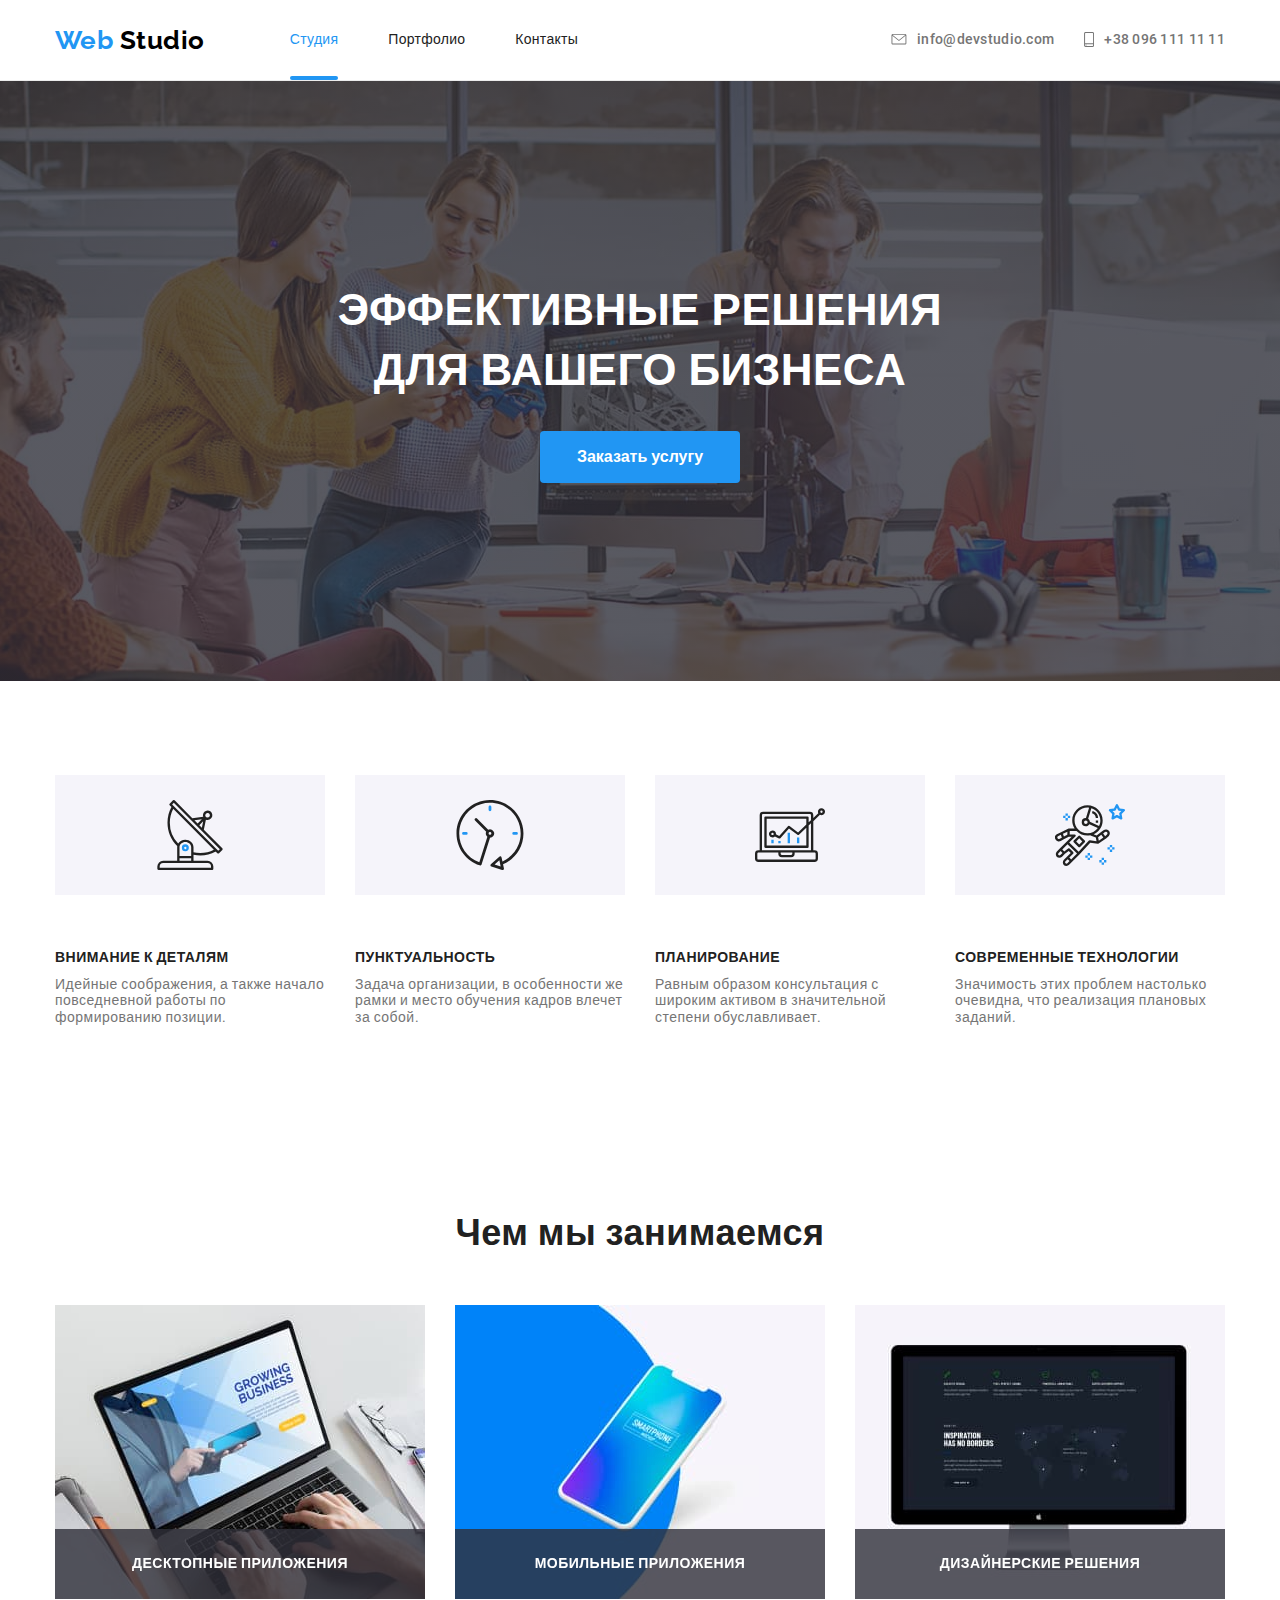
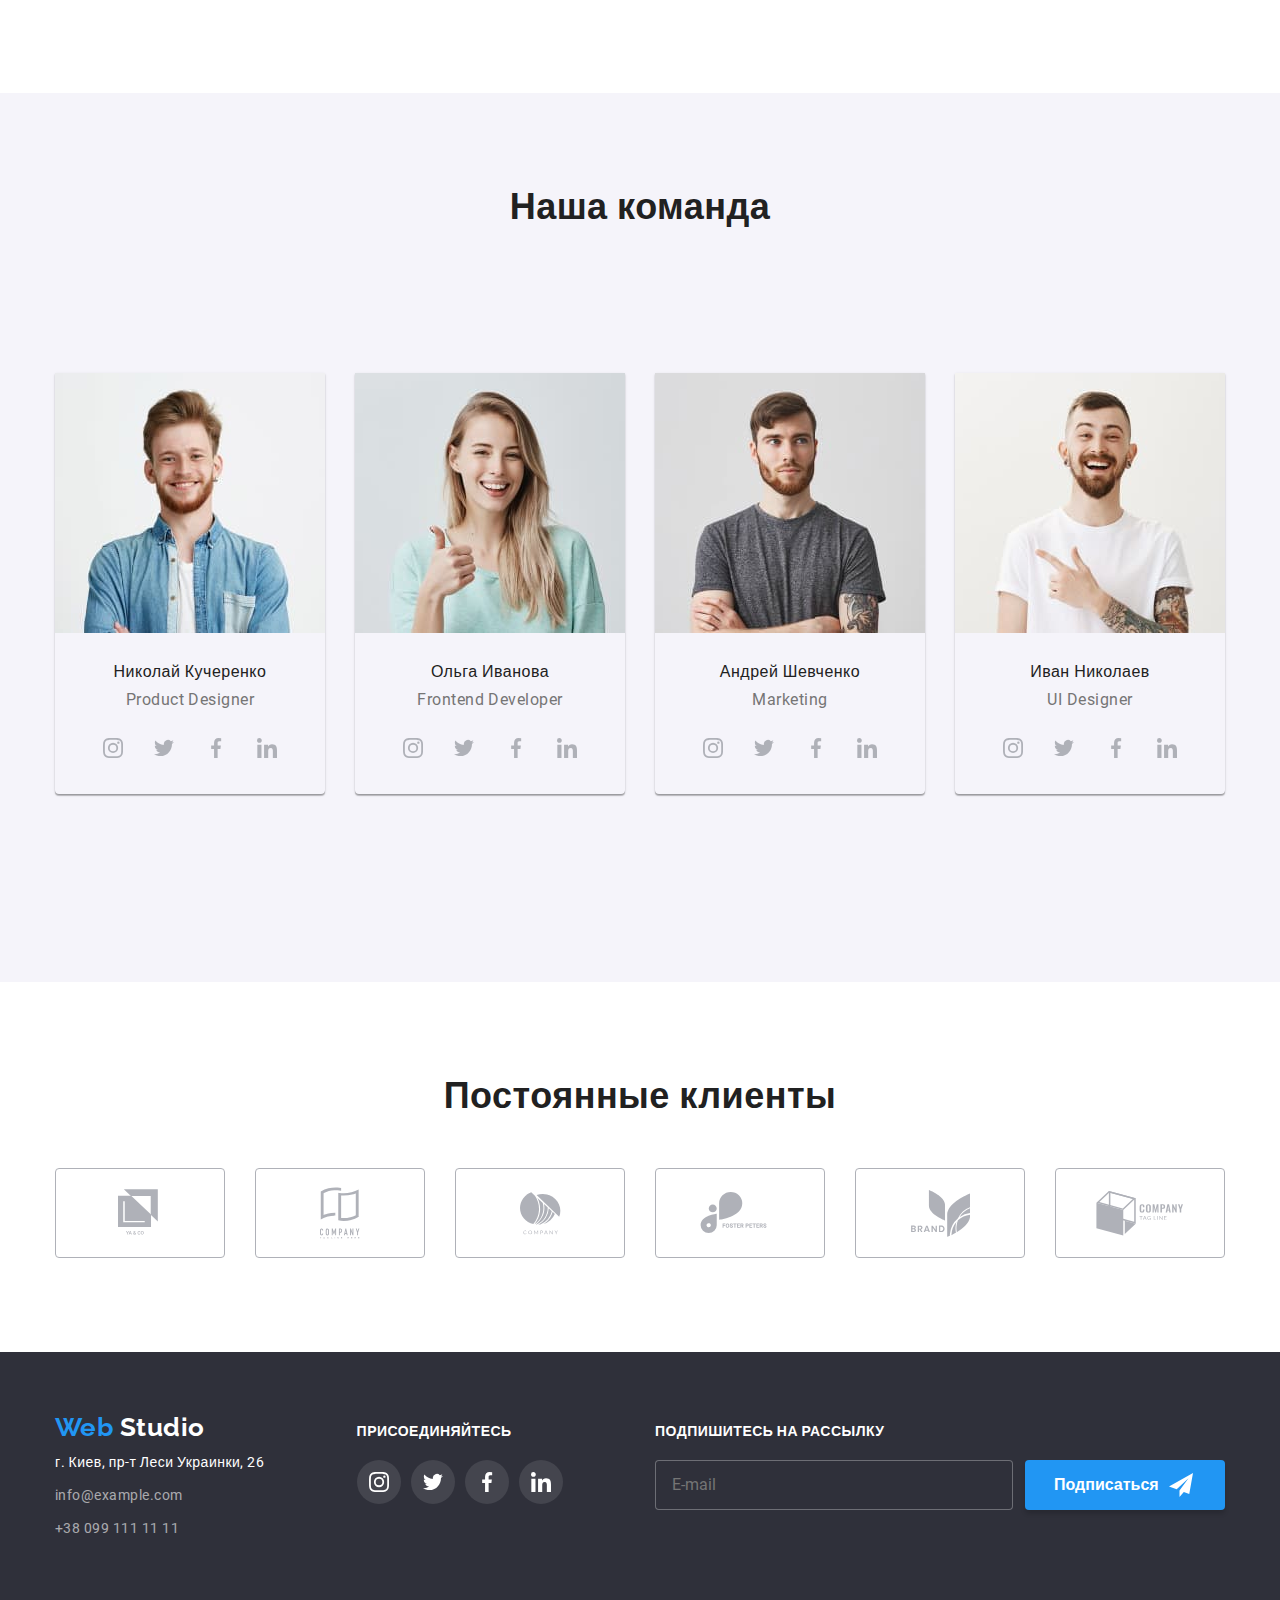
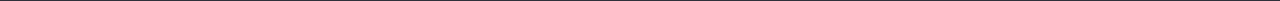
<file: index.html>
<!DOCTYPE html>
<html lang="ru">
  <head>
    <meta charset="UTF-8" />
    <meta name="viewport" content="width=device-width, initial-scale=1.0" />
    <title>Document</title>
    <link rel="stylesheet" href="./css/main.min.css" />
  </head>

  <body>
    <header class="page-header">
      <nav class="container main-nav">
        <a lang="en" href="/" class="logo link">
          <span class="blue">Web</span> <span class="black">Studio</span>
        </a>

        <ul class="site-nav list">
          <li class="item"><a href="" class="current link">Студия</a></li>
          <li class="item">
            <a href="./portfolio.html" class="link">Портфолио</a>
          </li>
          <li class="item"><a href="" class="link">Контакты</a></li>
        </ul>

        <ul class="contact-us list">
          <li class="item">
            <a href="mailto:info@devstudio.com" class="link">
              <svg class="icon" width="16" height="11.2">
                <use href="./images/symbol-defs.svg#icon-envelope"></use>
              </svg>
              info@devstudio.com
            </a>
          </li>
          <li class="item">
            <a href="tel:+380961111111" class="link">
              <svg class="icon" width="10" height="15">
                <use href="./images/symbol-defs.svg#icon-smartphone"></use>
              </svg>
              +38 096 111 11 11
            </a>
          </li>
        </ul>
      </nav>
    </header>

    <main>
      <!-- Hero -->
      <section class="hero">
        <h1 class="hero-title">Эффективные решения для вашего бизнеса</h1>
        <button class="button" data-modal-open>Заказать услугу</button>
      </section>

      <!-- Modal -->
      <div class="backdrop is-hidden" data-modal>
        <div class="modal">
          <button class="modal-close-button" data-modal-close>
            <svg class="icon" width="11" height="11">
              <use href="./images/symbol-defs.svg#icon-vector"></use>
            </svg>
          </button>
          <div class="form-section">
          <form class="form">
            <h2 class="modal-title">Оставьте свои данные, мы вам перезвоним</h2>
            <label class="form-field">
              <span class="form-label">Имя</span>
              <div class="field-wrap">
              <input class="form-input" type="text" name="name" />
              <svg class="input-icon" width="18" height="18">
                <use href="./images/symbol-defs.svg#icon-person-black"></use>
              </svg>
              </div>
            </label>
            <label class="form-field">
              <span class="form-label">Телефон</span>
              <div class="field-wrap">
              <input class="form-input" type="tel" name="telephone" />
              <svg class="input-icon" width="18" height="18">
                <use href="./images/symbol-defs.svg#icon-phone-black"></use>
              </svg>
              </div>
            </label>
            <label class="form-field">
              <span class="form-label">Почта</span>
              <div class="field-wrap">
              <input class="form-input" type="email" name="mail" />
              <svg class="input-icon" width="18" height="18">
                <use href="./images/symbol-defs.svg#icon-email-black"></use>
              </svg>
              </div>
            </label>
            
            <label class="form-field">
              <span class="form-label">Комментарий</span>
              <textarea class="form-input textarea"
                name="comment"
                id=""
                cols="40"
                rows="10"
                placeholder="Введите текст"
              ></textarea>
            </label>
            
            <label class="checkbox-form">
              <input class="checkbox" type="checkbox" />
              <span class="checkbox-icon"></span>
              <span class="checkbox-label"
                >Соглашаюсь с рассылкой и принимаю <a href="" class="checkbox-link">Условия договора</a>
              </span>
            </label>
            </div>
            <button class="button" type="submit">Отправить</button>
          </form>
        </div>
      </div>

      <!-- Features  -->
      <section class="section">
        <div class="container">
          <ul class="feature-list list">
            <li class="item">
              <div class="background-icon">
                <svg class="icon">
                  <use href="./images/symbol-defs.svg#icon-antenna"></use>
                </svg>
              </div>
              <h2 class="title">Внимание к деталям</h2>
              <p class="description">
                Идейные соображения, а также начало повседневной работы по
                формированию позиции.
              </p>
            </li>
            <li class="item">
              <div class="background-icon">
                <svg class="icon">
                  <use href="./images/symbol-defs.svg#icon-clock"></use>
                </svg>
              </div>
              <h2 class="title">Пунктуальность</h2>
              <p class="description">
                Задача организации, в особенности же рамки и место обучения
                кадров влечет за собой.
              </p>
            </li>
            <li class="item">
              <div class="background-icon">
                <svg class="icon">
                  <use href="./images/symbol-defs.svg#icon-diagram"></use>
                </svg>
              </div>
              <h2 class="title">Планирование</h2>
              <p class="description">
                Равным образом консультация с широким активом в значительной
                степени обуславливает.
              </p>
            </li>
            <li class="item">
              <div class="background-icon">
                <svg class="icon">
                  <use href="./images/symbol-defs.svg#icon-astronaut"></use>
                </svg>
              </div>
              <h2 class="title">Современные технологии</h2>
              <p class="description">
                Значимость этих проблем настолько очевидна, что реализация
                плановых заданий.
              </p>
            </li>
          </ul>
        </div>
      </section>

      <!-- About us -->
      <section class="section">
        <div class="container">
          <h2 class="main-title">Чем мы занимаемся</h2>
          <div class="about-us">
          <ul class="list">
            <li class="item">
              <img src="./images/laptop-application.jpg" alt="Ноутбук" />
              <h3 class="overlay">Десктопные приложения</h3>
            </li>
            <li class="item">
              <img src="./images/phone.jpg" alt="Телефон" />
              <h3 class="overlay">Мобильные приложения</h3>
            </li>
            <li class="item">
              <img src="./images/website-design.jpg" alt="Дизайн" />
              <h3 class="overlay">Дизайнерские решения</h3>
            </li>
          </ul>
          </div>
        </div>
      </section>

      <!-- Team -->
      <section class="team-list">
        <div class="container">
          <h2 class="main-title">Наша команда</h2>
          <ul class="team-list list">
            <li class="item">
              <img src="./images/John_Smith.jpg" alt="Фотография дизайнера" />
              <h3 class="title">Николай Кучеренко</h3>
              <p>Product Designer</p>
              <ul class="social-networks list">
                <li>
                  <a href="" class="link">
                    <svg class="icon">
                      <use href="./images/symbol-defs.svg#icon-instagram"></use>
                    </svg>
                  </a>
                </li>
                <li>
                  <a href="" class="link">
                    <svg class="icon">
                      <use href="./images/symbol-defs.svg#icon-twitter"></use>
                    </svg>
                  </a>
                </li>
                <li>
                  <a href="" class="link">
                    <svg class="icon">
                      <use href="./images/symbol-defs.svg#icon-facebook"></use>
                    </svg>
                  </a>
                </li>
                <li>
                  <a href="" class="link">
                    <svg class="icon">
                      <use href="./images/symbol-defs.svg#icon-linkedin"></use>
                    </svg>
                  </a>
                </li>
              </ul>
            </li>
            <li class="item">
              <img
                src="./images/Marta_Stewart.jpg"
                alt="Фотография разработчика"
              />
              <h3 class="title">Ольга Иванова</h3>
              <p>Frontend Developer</p>
              <ul class="social-networks list">
                <li>
                  <a href="" class="link">
                    <svg class="icon">
                      <use href="./images/symbol-defs.svg#icon-instagram"></use>
                    </svg>
                  </a>
                </li>
                <li>
                  <a href="" class="link">
                    <svg class="icon">
                      <use href="./images/symbol-defs.svg#icon-twitter"></use>
                    </svg>
                  </a>
                </li>
                <li>
                  <a href="" class="link">
                    <svg class="icon">
                      <use href="./images/symbol-defs.svg#icon-facebook"></use>
                    </svg>
                  </a>
                </li>
                <li>
                  <a href="" class="link">
                    <svg class="icon">
                      <use href="./images/symbol-defs.svg#icon-linkedin"></use>
                    </svg>
                  </a>
                </li>
              </ul>
            </li>
            <li class="item">
              <img
                src="./images/Robert_Jakis.jpg"
                alt="Фотография маркетолога"
              />
              <h3 class="title">Андрей Шевченко</h3>
              <p>Marketing</p>
              <ul class="social-networks list">
                <li>
                  <a href="" class="link">
                    <svg class="icon">
                      <use href="./images/symbol-defs.svg#icon-instagram"></use>
                    </svg>
                  </a>
                </li>
                <li>
                  <a href="" class="link">
                    <svg class="icon">
                      <use href="./images/symbol-defs.svg#icon-twitter"></use>
                    </svg>
                  </a>
                </li>
                <li>
                  <a href="" class="link">
                    <svg class="icon">
                      <use href="./images/symbol-defs.svg#icon-facebook"></use>
                    </svg>
                  </a>
                </li>
                <li>
                  <a href="" class="link">
                    <svg class="icon">
                      <use href="./images/symbol-defs.svg#icon-linkedin"></use>
                    </svg>
                  </a>
                </li>
              </ul>
            </li>
            <li class="item">
              <img src="./images/Martin_Doe.jpg" alt="Фотография дизайнера" />
              <h3 class="title">Иван Николаев</h3>
              <p>UI Designer</p>
              <ul class="social-networks list">
                <li>
                  <a href="" class="link">
                    <svg class="icon">
                      <use href="./images/symbol-defs.svg#icon-instagram"></use>
                    </svg>
                  </a>
                </li>
                <li>
                  <a href="" class="link">
                    <svg class="icon">
                      <use href="./images/symbol-defs.svg#icon-twitter"></use>
                    </svg>
                  </a>
                </li>
                <li>
                  <a href="" class="link">
                    <svg class="icon">
                      <use href="./images/symbol-defs.svg#icon-facebook"></use>
                    </svg>
                  </a>
                </li>
                <li>
                  <a href="" class="link">
                    <svg class="icon">
                      <use href="./images/symbol-defs.svg#icon-linkedin"></use>
                    </svg>
                  </a>
                </li>
              </ul>
            </li>
          </ul>
        </div>
      </section>

      <!-- Clients -->
      <section class="section">
        <div class="container">
          <h2 class="main-title">Постоянные клиенты</h2>
          <ul class="clients-list list">
            <li class="item">
              <a href="" class="link">
                <svg class="icon" width="44" height="49">
                  <use href="./images/symbol-defs.svg#icon-client1"></use>
                </svg>
              </a>
            </li>
            <li class="item">
              <a href="" class="link">
                <svg class="icon" width="40" height="52">
                  <use href="./images/symbol-defs.svg#icon-client2"></use>
                </svg>
              </a>
            </li>
            <li class="item">
              <a href="" class="link">
                <svg class="icon" width="41" height="43">
                  <use href="./images/symbol-defs.svg#icon-client3"></use>
                </svg>
              </a>
            </li>
            <li class="item">
              <a href="" class="link">
                <svg class="icon" width="80" height="42">
                  <use href="./images/symbol-defs.svg#icon-client4"></use>
                </svg>
              </a>
            </li>
            <li class="item">
              <a href="" class="link">
                <svg class="icon" width="59" height="47">
                  <use href="./images/symbol-defs.svg#icon-client5"></use>
                </svg>
              </a>
            </li>
            <li class="item">
              <a href="" class="link">
                <svg class="icon" width="88" height="45">
                  <use href="./images/symbol-defs.svg#icon-client6"></use>
                </svg>
              </a>
            </li>
          </ul>
        </div>
      </section>
    </main>

    <footer>
      <div class="container footer">
        <div class="address-content">
          <a lang="en" href="/" class="logo link">
            <span class="blue">Web</span> <span class="white">Studio</span>
          </a>
          <ul class="list">
            <li class="address">г. Киев, пр-т Леси Украинки, 26</li>
            <li class="contacts">info@example.com</li>
            <li class="contacts">+38 099 111 11 11</li>
          </ul>
        </div>

        <div class="subscribe-content">
          <h3 class="subscribe-title">Присоединяйтесь</h3>
          <ul class="footer-social-networks list">
            <li>
              <a href="" class="link">
                <svg class="icon">
                  <use
                    href="./images/symbol-defs.svg#icon-instagram-footer"
                  ></use>
                </svg>
              </a>
            </li>
            <li>
              <a href="" class="link">
                <svg class="icon">
                  <use
                    href="./images/symbol-defs.svg#icon-twitter-footer"
                  ></use>
                </svg>
              </a>
            </li>
            <li>
              <a href="" class="link">
                <svg class="icon">
                  <use
                    href="./images/symbol-defs.svg#icon-facebook-footer"
                  ></use>
                </svg>
              </a>
            </li>
            <li>
              <a href="" class="link">
                <svg class="icon">
                  <use
                    href="./images/symbol-defs.svg#icon-linkedin-footer"
                  ></use>
                </svg>
              </a>
            </li>
          </ul>
        </div>

        <div class="join-in-content">
          <h3 class="subscribe-title">Подпишитесь на рассылку</h3>
            <form class="footer-field">
              <label>
                <input
                  class="contacts-form"
                  type="email"
                  name="email"
                  placeholder="E-mail"
                />
              </label>
              <button class="footer-field-button">
                Подписаться
                <svg class="icon">
                  <use href="./images/symbol-defs.svg#icon-send"></use>
                </svg>
              </button>
            </form>
        </div>
      </div>
    </footer>

    <script src="./js/modal.js"></script>
  </body>
</html>
</file>
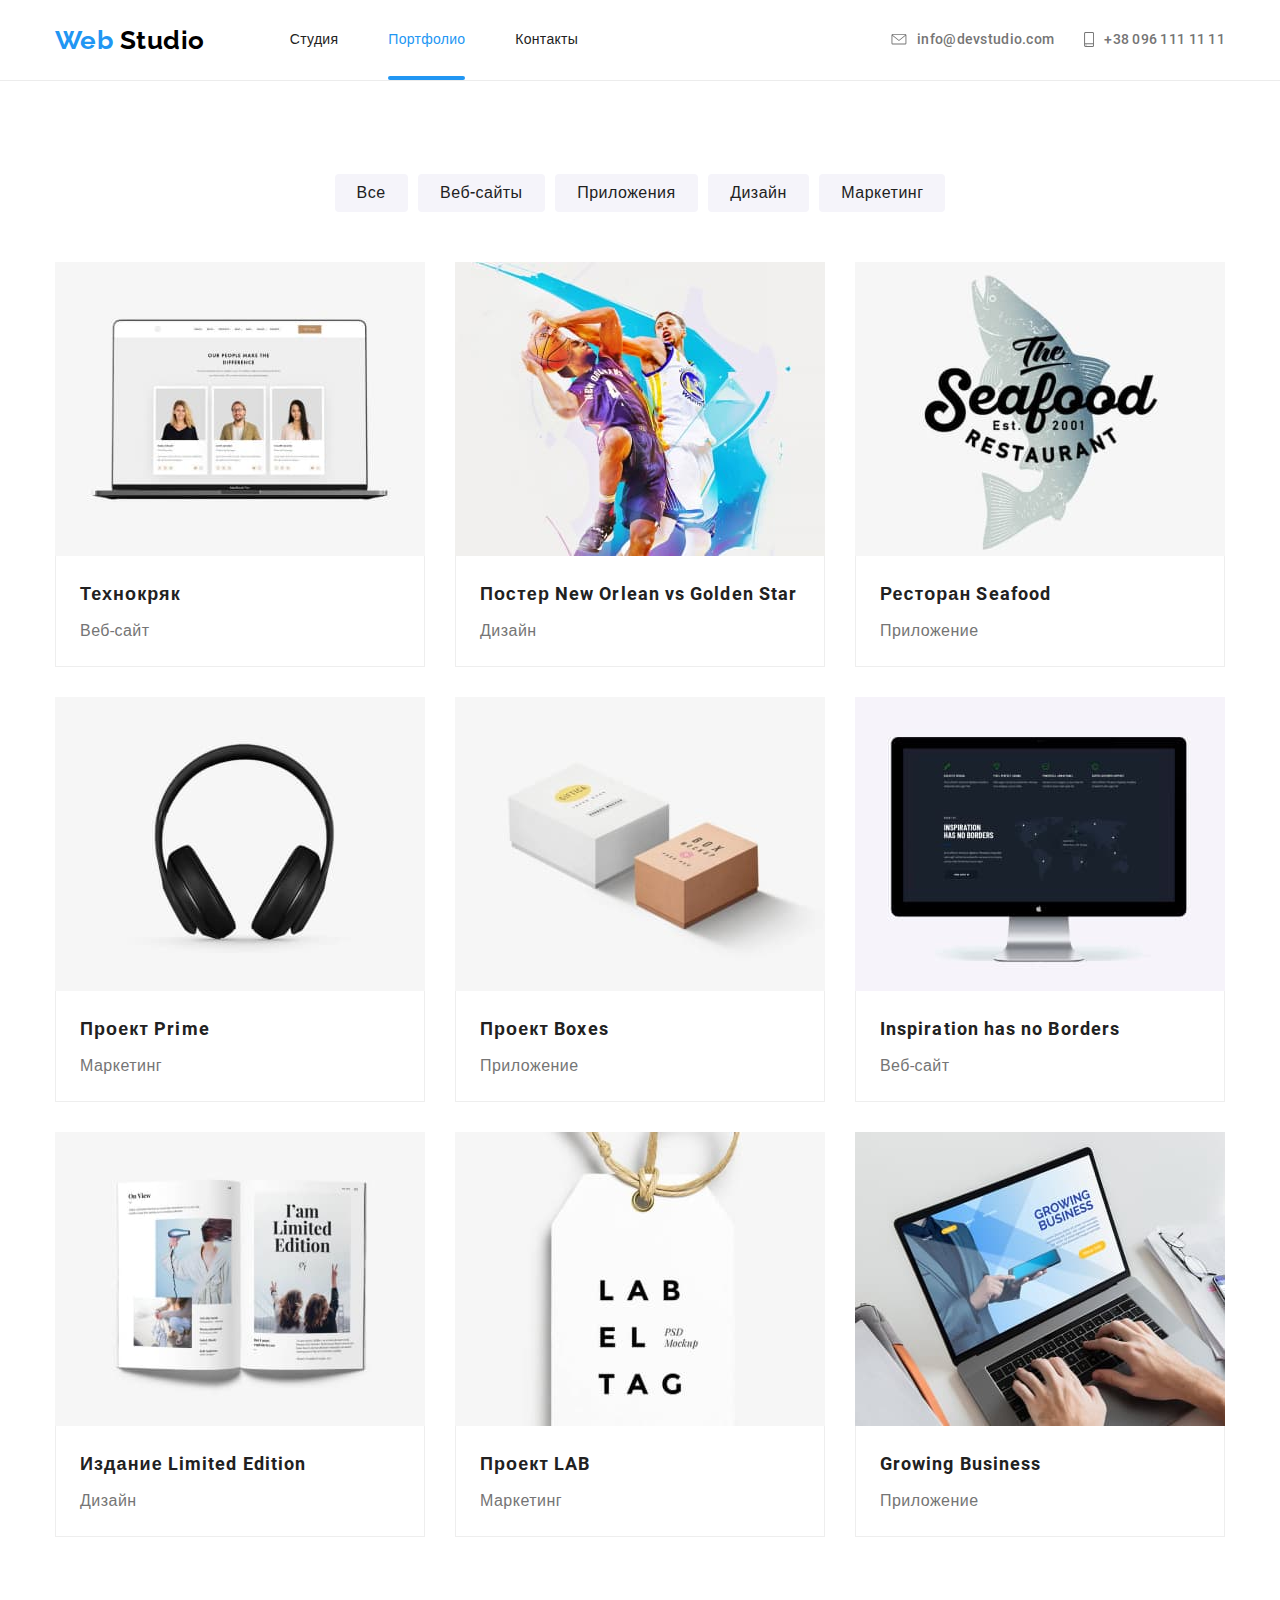
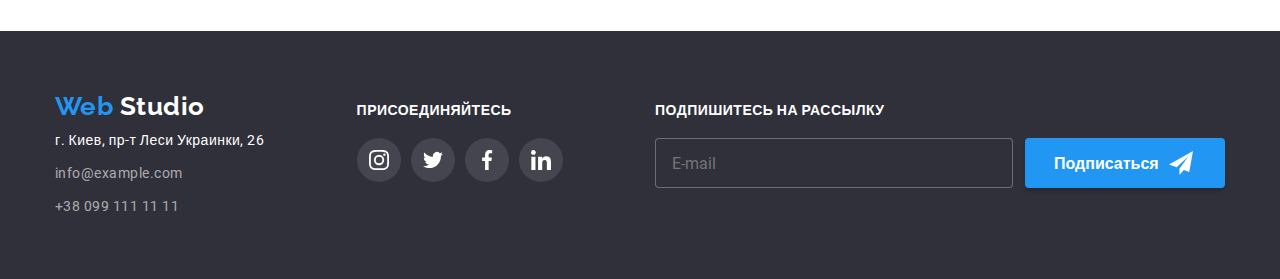
<file: portfolio.html>
<!DOCTYPE html>
<html lang="ru">
  <head>
    <meta charset="UTF-8" />
    <meta name="viewport" content="width=device-width, initial-scale=1.0" />
    <title>Document</title>
    <link
      rel="stylesheet"
      href="https://fonts.googleapis.com/css2?family=Raleway:wght@700&family=Roboto:wght@400;500;700;900&display=swap"
    />
    <link rel="stylesheet" href="./css/portfolio.min.css" />
  </head>

  <body>
    <header class="page-header">
      <nav class="container main-nav">
        <a lang="en" href="/" class="logo link">
          <span class="blue">Web</span> <span class="black">Studio</span>
        </a>

        <ul class="site-nav list">
          <li class="item">
            <a href="./index.html" class="link">Студия</a>
          </li>
          <li class="item">
            <a href="" class="current link">Портфолио</a>
          </li>
          <li class="item"><a href="" class="link">Контакты</a></li>
        </ul>

        <ul class="contact-us list">
          <li class="item">
            <a href="mailto:info@devstudio.com" class="link">
              <svg class="icon" width="16px" height="11.2px">
                <use href="./images/symbol-defs.svg#icon-envelope"></use>
              </svg>
              info@devstudio.com
            </a>
          </li>
          <li class="item">
            <a href="tel:+380961111111" class="link">
              <svg class="icon" width="10px" height="15px">
                <use href="./images/symbol-defs.svg#icon-smartphone"></use>
              </svg>
              +38 096 111 11 11
            </a>
          </li>
        </ul>
      </nav>
    </header>

    <main>
      <section class="nav-galery-section">
        <h1 class="visually-hidden">Наши проекты</h1>
        <ul class="nav-galery list">
          <li><a href="" class="link button">Все</a></li>
          <li><a href="" class="link button">Веб-сайты</a></li>
          <li><a href="" class="link button">Приложения</a></li>
          <li><a href="" class="link button">Дизайн</a></li>
          <li><a href="" class="link button">Маркетинг</a></li>
        </ul>
      </section>

      <section class="flex-container">
        <h2 class="visually-hidden">Галерея</h2>
        <ul class="galery list">
          <li class="galery-item">
            <a href="" class="link">
              <div class="galery-card">
                <img
                  src="./images/tehnokryak.jpg"
                  alt="Веб-сайт светлое решение"
                />
                <p class="galery-card-overlay">
                  Технокряк это современная площадка распространения
                  коронавируса. Компании используют эту платформу для цифрового
                  шпионажа и атак на защищённые сервера конкурентов.
                </p>
              </div>
              <div class="galery-info">
                <h3 class="title">Технокряк</h3>
                <p class="about-title">Веб-сайт</p>
              </div>
            </a>
          </li>
          <li class="galery-item">
            <a href="" class="link">
              <div class="galery-card">
                <img src="./images/poster.jpg" alt="Постер" />
                <p class="galery-card-overlay">
                  Технокряк это современная площадка распространения
                  коронавируса. Компании используют эту платформу для цифрового
                  шпионажа и атак на защищённые сервера конкурентов.
                </p>
              </div>
              <div class="galery-info">
                <h3 class="title">Постер New Orlean vs Golden Star</h3>
                <p class="about-title">Дизайн</p>
              </div>
            </a>
          </li>
          <li class="galery-item">
            <a href="" class="link">
              <div class="galery-card">
                <img src="./images/logo.jpg" alt="Логотип" />
                <p class="galery-card-overlay">
                  Технокряк это современная площадка распространения
                  коронавируса. Компании используют эту платформу для цифрового
                  шпионажа и атак на защищённые сервера конкурентов.
                </p>
              </div>
              <div class="galery-info">
                <h3 class="title">Ресторан Seafood</h3>
                <p class="about-title">Приложение</p>
              </div>
            </a>
          </li>
          <li class="galery-item">
            <a href="" class="link">
              <div class="galery-card">
                <img src="./images/headphones.jpg" alt="Наушники" />
                <p class="galery-card-overlay">
                  Технокряк это современная площадка распространения
                  коронавируса. Компании используют эту платформу для цифрового
                  шпионажа и атак на защищённые сервера конкурентов.
                </p>
              </div>
              <div class="galery-info">
                <h3 class="title">Проект Prime</h3>
                <p class="about-title">Маркетинг</p>
              </div>
            </a>
          </li>
          <li class="galery-item">
            <a href="" class="link">
              <div class="galery-card">
                <img src="./images/Boxes.jpg" alt="Коробки" />
                <p class="galery-card-overlay">
                  Технокряк это современная площадка распространения
                  коронавируса. Компании используют эту платформу для цифрового
                  шпионажа и атак на защищённые сервера конкурентов.
                </p>
              </div>
              <div class="galery-info">
                <h3 class="title">Проект Boxes</h3>
                <p class="about-title">Приложение</p>
              </div>
            </a>
          </li>
          <li class="galery-item">
            <a href="" class="link">
              <div class="galery-card">
                <img
                  src="./images/website-design.jpg"
                  alt="Веб-сайт темное решение"
                />
                <p class="galery-card-overlay">
                  Технокряк это современная площадка распространения
                  коронавируса. Компании используют эту платформу для цифрового
                  шпионажа и атак на защищённые сервера конкурентов.
                </p>
              </div>
              <div class="galery-info">
                <h3 class="title">Inspiration has no Borders</h3>
                <p class="about-title">Веб-сайт</p>
              </div>
            </a>
          </li>
          <li class="galery-item">
            <a href="" class="link">
              <div class="galery-card">
                <img src="./images/magazine.jpg" alt="Журнал" />
                <p class="galery-card-overlay">
                  Технокряк это современная площадка распространения
                  коронавируса. Компании используют эту платформу для цифрового
                  шпионажа и атак на защищённые сервера конкурентов.
                </p>
              </div>
              <div class="galery-info">
                <h3 class="title">Издание Limited Edition</h3>
                <p class="about-title">Дизайн</p>
              </div>
            </a>
          </li>
          <li class="galery-item">
            <a href="" class="link">
              <div class="galery-card">
                <img src="./images/label.jpg" alt="Бирка" />
                <p class="galery-card-overlay">
                  Технокряк это современная площадка распространения
                  коронавируса. Компании используют эту платформу для цифрового
                  шпионажа и атак на защищённые сервера конкурентов.
                </p>
              </div>
              <div class="galery-info">
                <h3 class="title">Проект LAB</h3>
                <p class="about-title">Маркетинг</p>
              </div>
            </a>
          </li>
          <li class="galery-item">
            <a href="" class="link">
              <div class="galery-card">
                <img
                  src="./images/laptop-application.jpg"
                  alt="Приложение для бизнеса"
                />
                <p class="galery-card-overlay">
                  Технокряк это современная площадка распространения
                  коронавируса. Компании используют эту платформу для цифрового
                  шпионажа и атак на защищённые сервера конкурентов.
                </p>
              </div>
              <div class="galery-info">
                <h3 class="title">Growing Business</h3>
                <p class="about-title">Приложение</p>
              </div>
            </a>
          </li>
        </ul>
      </section>
    </main>

    <footer>
      <div class="container footer">
        <div class="address-content">
          <a lang="en" href="/" class="logo link">
            <span class="blue">Web</span> <span class="white">Studio</span>
          </a>
          <ul class="list">
            <li class="address">г. Киев, пр-т Леси Украинки, 26</li>
            <li class="contacts">info@example.com</li>
            <li class="contacts">+38 099 111 11 11</li>
          </ul>
        </div>

        <div class="subscribe-content">
          <h3 class="subscribe-title">Присоединяйтесь</h3>
          <ul class="footer-social-networks list">
            <li>
              <a href="" class="link">
                <svg class="icon">
                  <use
                    href="./images/symbol-defs.svg#icon-instagram-footer"
                  ></use>
                </svg>
              </a>
            </li>
            <li>
              <a href="" class="link">
                <svg class="icon">
                  <use
                    href="./images/symbol-defs.svg#icon-twitter-footer"
                  ></use>
                </svg>
              </a>
            </li>
            <li>
              <a href="" class="link">
                <svg class="icon">
                  <use
                    href="./images/symbol-defs.svg#icon-facebook-footer"
                  ></use>
                </svg>
              </a>
            </li>
            <li>
              <a href="" class="link">
                <svg class="icon">
                  <use
                    href="./images/symbol-defs.svg#icon-linkedin-footer"
                  ></use>
                </svg>
              </a>
            </li>
          </ul>
        </div>

        <div class="join-in-content">
          <h3 class="subscribe-title">Подпишитесь на рассылку</h3>
          <form class="footer-field">
            <label>
              <input
                class="contacts-form"
                type="email"
                name="email"
                placeholder="E-mail"
              />
            </label>
            <button class="footer-field-button">
              Подписаться
              <svg class="icon">
                <use href="./images/symbol-defs.svg#icon-send"></use>
              </svg>
            </button>
          </form>
        </div>
      </div>
    </footer>
  </body>
</html>
</file>
<file: css/main.min.css>
@font-face{font-family:'Raleway';font-style:normal;font-weight:400;src:local(""),url("../fonts/raleway-v17-latin-regular.woff2") format("woff2"),url("../fonts/raleway-v17-latin-regular.woff") format("woff")}@font-face{font-family:'Raleway';font-style:normal;font-weight:700;src:local(""),url("../fonts/raleway-v17-latin-700.woff2") format("woff2"),url("../fonts/raleway-v17-latin-700.woff") format("woff")}@font-face{font-family:'Roboto';font-style:normal;font-weight:400;src:local("Roboto"),local("Roboto-Regular"),url("../fonts/roboto-v20-latin-regular.woff2") format("woff2"),url("../fonts/roboto-v20-latin-regular.woff") format("woff")}@font-face{font-family:'Roboto';font-style:normal;font-weight:500;src:local("Roboto Medium"),local("Roboto-Medium"),url("../fonts/roboto-v20-latin-500.woff2") format("woff2"),url("../fonts/roboto-v20-latin-500.woff") format("woff")}@font-face{font-family:'Roboto';font-style:normal;font-weight:700;src:local("Roboto Bold"),local("Roboto-Bold"),url("../fonts/roboto-v20-latin-700.woff2") format("woff2"),url("../fonts/roboto-v20-latin-700.woff") format("woff")}@font-face{font-family:'Roboto';font-style:normal;font-weight:900;src:local("Roboto Black"),local("Roboto-Black"),url("../fonts/roboto-v20-latin-900.woff2") format("woff2"),url("../fonts/roboto-v20-latin-900.woff") format("woff")}.list{padding:0;margin:0;list-style:none}/*! modern-normalize v0.6.0 | MIT License | https://github.com/sindresorhus/modern-normalize */*,*::before,*::after{-webkit-box-sizing:border-box;box-sizing:border-box}:root{-moz-tab-size:4;-o-tab-size:4;tab-size:4}html{line-height:1.15;-webkit-text-size-adjust:100%}body{margin:0}body{font-family:system-ui,-apple-system,"Segoe UI",Roboto,Helvetica,Arial,sans-serif,"Apple Color Emoji","Segoe UI Emoji"}hr{height:0}abbr[title]{-webkit-text-decoration:underline dotted;text-decoration:underline dotted}b,strong{font-weight:bolder}code,kbd,samp,pre{font-family:SFMono-Regular, Consolas, 'Liberation Mono', Menlo, monospace;font-size:1em}small{font-size:80%}sub,sup{font-size:75%;line-height:0;position:relative;vertical-align:baseline}sub{bottom:-0.25em}sup{top:-0.5em}button,input,optgroup,select,textarea{font-family:inherit;font-size:100%;line-height:1.15;margin:0}button,select{text-transform:none}button,[type='button'],[type='reset'],[type='submit']{-webkit-appearance:button}button::-moz-focus-inner,[type='button']::-moz-focus-inner,[type='reset']::-moz-focus-inner,[type='submit']::-moz-focus-inner{border-style:none;padding:0}button:-moz-focusring,[type='button']:-moz-focusring,[type='reset']:-moz-focusring,[type='submit']:-moz-focusring{outline:1px dotted ButtonText}fieldset{padding:0.35em 0.75em 0.625em}legend{padding:0}progress{vertical-align:baseline}[type='number']::-webkit-inner-spin-button,[type='number']::-webkit-outer-spin-button{height:auto}[type='search']{-webkit-appearance:textfield;outline-offset:-2px}[type='search']::-webkit-search-decoration{-webkit-appearance:none}::-webkit-file-upload-button{-webkit-appearance:button;font:inherit}summary{display:list-item}.visually-hidden{position:absolute;clip:rect(1px 1px 1px 1px);clip:rect(1px, 1px, 1px, 1px);padding:0;border:0;height:1px;width:1px;overflow:hidden}html{-webkit-box-sizing:border-box;box-sizing:border-box}body{margin:0;font-family:'Roboto', sans-serif;letter-spacing:0.03em;color:#212121;background-color:#fff}*,*::before,*::after{-webkit-box-sizing:inherit;box-sizing:inherit}img{display:block;max-width:100%;height:auto}.section{padding-top:94px;padding-bottom:94px}.container{margin-left:auto;margin-right:auto;width:1200px;padding-left:15px;padding-right:15px}.link{text-decoration:none}.main-title{margin-top:0;margin-bottom:50px;font-weight:700;font-size:36px;line-height:1.16;text-align:center}.logo{font-family:'Raleway', sans-serif;font-weight:700;font-size:26px;line-height:1.19}.logo .blue{color:#2196f3}.logo .black{color:#000}.logo .white{color:#fff}.social-networks .icon{width:20px;height:20px;fill:#afb1b8;-webkit-transition:fill 250ms cubic-bezier(0.4, 0, 0.2, 1);transition:fill 250ms cubic-bezier(0.4, 0, 0.2, 1)}.social-networks .link{width:44px;height:44px;border-radius:50%;display:-webkit-inline-box;display:-ms-inline-flexbox;display:inline-flex;-webkit-box-pack:center;-ms-flex-pack:center;justify-content:center;-webkit-box-align:center;-ms-flex-align:center;align-items:center;-webkit-transition:background-color 250ms cubic-bezier(0.4, 0, 0.2, 1),fill 250ms cubic-bezier(0.4, 0, 0.2, 1);transition:background-color 250ms cubic-bezier(0.4, 0, 0.2, 1),fill 250ms cubic-bezier(0.4, 0, 0.2, 1)}.social-networks .link:hover,.social-networks .link:focus{background-color:#2196f3;-webkit-transition:background-color 250ms cubic-bezier(0.4, 0, 0.2, 1);transition:background-color 250ms cubic-bezier(0.4, 0, 0.2, 1)}.social-networks .link:hover .icon,.social-networks .link:focus .icon{fill:#fff;-webkit-transition:fill 250ms cubic-bezier(0.4, 0, 0.2, 1);transition:fill 250ms cubic-bezier(0.4, 0, 0.2, 1)}.footer-social-networks .link{width:44px;height:44px;border-radius:50%;display:-webkit-inline-box;display:-ms-inline-flexbox;display:inline-flex;-webkit-box-pack:center;-ms-flex-pack:center;justify-content:center;-webkit-box-align:center;-ms-flex-align:center;align-items:center;background-color:rgba(255,255,255,0.1);-webkit-transition:background-color 250ms cubic-bezier(0.4, 0, 0.2, 1),fill 250ms cubic-bezier(0.4, 0, 0.2, 1);transition:background-color 250ms cubic-bezier(0.4, 0, 0.2, 1),fill 250ms cubic-bezier(0.4, 0, 0.2, 1)}.footer-social-networks .icon{width:20px;height:20px;fill:#fff}.footer-social-networks .link:hover,.footer-social-networks .link:focus{background-color:#2196f3;-webkit-transition:background-color 250ms cubic-bezier(0.4, 0, 0.2, 1);transition:background-color 250ms cubic-bezier(0.4, 0, 0.2, 1)}.backdrop{position:fixed;top:0;left:0;width:100%;height:100%;background-color:rgba(0,0,0,0.2)}.backdrop.is-hidden{opacity:0;pointer-events:none}.modal{position:absolute;top:50%;left:50%;-webkit-transform:translate(-50%, -50%);transform:translate(-50%, -50%);width:528px;height:581px;background-color:#ffffff;border-radius:4px;-webkit-box-shadow:0px 1px 3px rgba(0,0,0,0.12),0px 1px 1px rgba(0,0,0,0.14),0px 2px 1px rgba(0,0,0,0.2);box-shadow:0px 1px 3px rgba(0,0,0,0.12),0px 1px 1px rgba(0,0,0,0.14),0px 2px 1px rgba(0,0,0,0.2)}.modal-title{margin-top:40px;margin-bottom:12px;font-weight:700;font-size:20px;line-height:1.15;letter-spacing:0.03em}.modal .button{display:-webkit-box;display:-ms-flexbox;display:flex;margin-left:auto;margin-right:auto;margin-bottom:40px;padding-bottom:10px;padding-top:10px;padding-left:56px;padding-right:55px;min-width:200px;cursor:pointer;background-color:#188ce8;color:#fff;border:1px solid transparent;border-radius:4px;font-weight:700;font-size:16px;line-height:1.87;letter-spacing:0.06em;-webkit-transition:background-color 250ms cubic-bezier(0.4, 0, 0.2, 1),-webkit-box-shadow 250ms cubic-bezier(0.4, 0, 0.2, 1);transition:background-color 250ms cubic-bezier(0.4, 0, 0.2, 1),-webkit-box-shadow 250ms cubic-bezier(0.4, 0, 0.2, 1);transition:background-color 250ms cubic-bezier(0.4, 0, 0.2, 1),box-shadow 250ms cubic-bezier(0.4, 0, 0.2, 1);transition:background-color 250ms cubic-bezier(0.4, 0, 0.2, 1),box-shadow 250ms cubic-bezier(0.4, 0, 0.2, 1),-webkit-box-shadow 250ms cubic-bezier(0.4, 0, 0.2, 1)}.modal .button:hover{background-color:#188ce8;-webkit-box-shadow:0px 4px 4px rgba(0,0,0,0.15);box-shadow:0px 4px 4px rgba(0,0,0,0.15);-webkit-transition:background-color 250ms cubic-bezier(0.4, 0, 0.2, 1),-webkit-box-shadow 250ms cubic-bezier(0.4, 0, 0.2, 1);transition:background-color 250ms cubic-bezier(0.4, 0, 0.2, 1),-webkit-box-shadow 250ms cubic-bezier(0.4, 0, 0.2, 1);transition:background-color 250ms cubic-bezier(0.4, 0, 0.2, 1),box-shadow 250ms cubic-bezier(0.4, 0, 0.2, 1);transition:background-color 250ms cubic-bezier(0.4, 0, 0.2, 1),box-shadow 250ms cubic-bezier(0.4, 0, 0.2, 1),-webkit-box-shadow 250ms cubic-bezier(0.4, 0, 0.2, 1)}.modal-close-button{position:absolute;top:8px;right:8px;width:30px;height:30px;background-color:#ffffff;border:1px solid rgba(0,0,0,0.1);border-radius:50%;cursor:pointer;-webkit-transition:color 250ms cubic-bezier(0.4, 0, 0.2, 1);transition:color 250ms cubic-bezier(0.4, 0, 0.2, 1)}.modal-close-button:hover .icon,.modal-close-button:focus .icon{fill:#2196f3;-webkit-transition:fill 250ms cubic-bezier(0.4, 0, 0.2, 1);transition:fill 250ms cubic-bezier(0.4, 0, 0.2, 1)}.form-section{margin-left:40px;margin-right:40px}.form-label{color:#757575;font-weight:400;font-size:14px;line-height:1.14;letter-spacing:0.01em;margin-bottom:4px}.field-wrap{position:relative}.input-icon{position:absolute;top:50%;left:12px;-webkit-transform:translateY(-50%);transform:translateY(-50%);fill:#212121;-webkit-transition:fill 250ms cubic-bezier(0.4, 0, 0.2, 1);transition:fill 250ms cubic-bezier(0.4, 0, 0.2, 1)}.form-input{display:-webkit-box;display:-ms-flexbox;display:flex;width:100%;height:40px;margin-bottom:10px;font-weight:400;font-size:14px;line-height:1.14;letter-spacing:0.01em;border:1px solid rgba(33,33,33,0.2);border-radius:4px;padding-left:42px;-webkit-transition:outline-color 250ms cubic-bezier(0.4, 0, 0.2, 1);transition:outline-color 250ms cubic-bezier(0.4, 0, 0.2, 1)}.form-input:focus{outline-color:#2196f3;-webkit-transition:outline-color 250ms cubic-bezier(0.4, 0, 0.2, 1);transition:outline-color 250ms cubic-bezier(0.4, 0, 0.2, 1)}.form-input:focus+.input-icon{fill:#2196f3;-webkit-transition:fill 250ms cubic-bezier(0.4, 0, 0.2, 1);transition:fill 250ms cubic-bezier(0.4, 0, 0.2, 1)}.form-input.textarea{resize:none;width:448px;height:120px;margin-bottom:20px;padding:12px 16px}.form-input.textarea::-webkit-input-placeholder{color:rgba(117,117,117,0.5)}.form-input.textarea:-ms-input-placeholder{color:rgba(117,117,117,0.5)}.form-input.textarea::-ms-input-placeholder{color:rgba(117,117,117,0.5)}.form-input.textarea::placeholder{color:rgba(117,117,117,0.5)}.checkbox{position:absolute;width:1px;height:1px;margin:-1px;border:0;padding:0;clip:rect(0 0 0 0);overflow:hidden}.checkbox-form{display:-webkit-box;display:-ms-flexbox;display:flex;-webkit-box-align:center;-ms-flex-align:center;align-items:center;height:24px;margin-bottom:30px;cursor:pointer}.checkbox-icon{display:inline-block;width:16px;height:15px;margin-right:8px;border:2px solid #212121;border-radius:2px;-webkit-transition:background-image 250ms cubic-bezier(0.4, 0, 0.2, 1),background-color 250ms cubic-bezier(0.4, 0, 0.2, 1);transition:background-image 250ms cubic-bezier(0.4, 0, 0.2, 1),background-color 250ms cubic-bezier(0.4, 0, 0.2, 1)}.checkbox:checked+.checkbox-icon{background-image:url(../images/icon-check.svg);background-color:#2196f3;border-color:transparent;background-size:contain;background-origin:border-box;-webkit-transform:scale(1.2);transform:scale(1.2);-webkit-transition:background-image 250ms cubic-bezier(0.4, 0, 0.2, 1),background-color 250ms cubic-bezier(0.4, 0, 0.2, 1);transition:background-image 250ms cubic-bezier(0.4, 0, 0.2, 1),background-color 250ms cubic-bezier(0.4, 0, 0.2, 1)}.checkbox-label{color:#757575;font-weight:400;font-size:14px;line-height:1.71;letter-spacing:0.03em}.checkbox-link{color:#2196f3}.footer-field{display:-webkit-box;display:-ms-flexbox;display:flex}.footer-field-button{display:-webkit-inline-box;display:-ms-inline-flexbox;display:inline-flex;-webkit-box-align:center;-ms-flex-align:center;align-items:center;border:none;cursor:pointer;width:200px;height:50px;font-family:inherit;font-weight:700;font-size:16px;line-height:1.87;color:#fff;background-color:#2196f3;-webkit-box-shadow:0px 4px 4px rgba(0,0,0,0.15);box-shadow:0px 4px 4px rgba(0,0,0,0.15);border-radius:4px;padding-top:10px;padding-right:28px;padding-bottom:10px;padding-left:29px;margin-left:12px}.footer-field-button .icon{width:24px;height:24px;margin-left:10px;fill:currentColor}.contacts-form{width:358px;height:50px;background-color:#2f303a;color:rgba(255,255,255,0.6);border:1px solid rgba(255,255,255,0.3);border-radius:4px;font-size:16px;line-height:1.87;margin-top:0;margin-bottom:0;padding-top:15px;padding-bottom:15px;padding-left:16px}.page-header{border-bottom:1px solid #ececec}.main-nav{display:-webkit-box;display:-ms-flexbox;display:flex;-webkit-box-align:center;-ms-flex-align:center;align-items:center}.site-nav{display:-webkit-box;display:-ms-flexbox;display:flex;-webkit-box-align:center;-ms-flex-align:center;align-items:center;margin-left:85px}.site-nav .item+.item{margin-left:50px}.site-nav .item{position:relative}.site-nav .link{display:block;padding-top:32px;padding-bottom:32px;color:#212121;font-weight:500;font-size:14px;line-height:1.14;letter-spacing:0.02em;-webkit-transition:color 250ms cubic-bezier(0.4, 0, 0.2, 1);transition:color 250ms cubic-bezier(0.4, 0, 0.2, 1)}.site-nav .link:hover,.site-nav .link:focus{color:#2196f3;-webkit-transition:color 250ms cubic-bezier(0.4, 0, 0.2, 1);transition:color 250ms cubic-bezier(0.4, 0, 0.2, 1)}.site-nav .current.link{color:#2196f3}.site-nav .current.link::after{position:absolute;content:"";display:block;width:100%;height:4px;bottom:0;left:0;background:#2196f3;border-radius:2px}.contact-us{display:-webkit-box;display:-ms-flexbox;display:flex;-webkit-box-align:center;-ms-flex-align:center;align-items:center;margin-left:auto}.contact-us .item+.item{margin-left:30px}.contact-us .icon{margin-right:10px;fill:currentColor}.contact-us .link{display:-webkit-box;display:-ms-flexbox;display:flex;-webkit-box-align:center;-ms-flex-align:center;align-items:center;color:#757575;font-weight:500;font-size:14px;line-height:1.14;letter-spacing:0.02em;-webkit-transition:color 250ms cubic-bezier(0.4, 0, 0.2, 1);transition:color 250ms cubic-bezier(0.4, 0, 0.2, 1)}.contact-us .link:hover,.contact-us .link:focus{color:#2196f3;-webkit-transition:color 250ms cubic-bezier(0.4, 0, 0.2, 1);transition:color 250ms cubic-bezier(0.4, 0, 0.2, 1)}.hero{max-width:1600px;height:600px;margin-left:auto;margin-right:auto;background-image:-webkit-gradient(linear, left top, right top, from(rgba(47,48,58,0.8)), to(rgba(47,48,58,0.8))),url(../images/header-img.jpg);background-image:linear-gradient(to right, rgba(47,48,58,0.8), rgba(47,48,58,0.8)),url(../images/header-img.jpg);background-repeat:no-repeat;background-size:cover;background-position:center;text-align:center}.hero-title{display:-webkit-box;display:-ms-flexbox;display:flex;margin-top:0;margin-bottom:30px;margin-left:auto;margin-right:auto;padding-top:200px;color:#fff;text-transform:uppercase;font-weight:900;font-size:44px;line-height:1.36;max-width:696px}.hero .button{display:inline-block;border:1px solid transparent;border-radius:4px;padding:10px 32px;min-width:200px;cursor:pointer;color:#fff;background-color:#2196f3;font-weight:700;font-size:16px;line-height:1.87}.feature-list{display:-webkit-box;display:-ms-flexbox;display:flex;-webkit-box-pack:space-evenly;-ms-flex-pack:space-evenly;justify-content:space-evenly}.feature-list .item:not(:last-child){margin-right:30px}.feature-list .title{margin-top:55px;margin-bottom:0;color:#212121;text-transform:uppercase;font-weight:700;font-size:14px;line-height:1.14}.feature-list .description{margin-top:10px;margin-bottom:0;color:#757575;font-size:14px;line-height:1.17}.feature-list .background-icon{display:-webkit-inline-box;display:-ms-inline-flexbox;display:inline-flex;-webkit-box-pack:center;-ms-flex-pack:center;justify-content:center;-webkit-box-align:center;-ms-flex-align:center;align-items:center;width:270px;height:120px;background-color:#f5f4fa}.feature-list .icon{width:70px;height:70px}.about-us .list{display:-webkit-box;display:-ms-flexbox;display:flex}.about-us .item.item:not(:last-child){margin-right:30px}.about-us .item{position:relative}.about-us .overlay{position:absolute;bottom:0;left:0;margin-top:0;margin-bottom:0;padding-top:27px;padding-bottom:27px;width:370px;color:#fff;background-color:rgba(47,48,58,0.8);text-transform:uppercase;font-weight:700;font-size:14px;line-height:1.14;display:-webkit-inline-box;display:-ms-inline-flexbox;display:inline-flex;-webkit-box-pack:center;-ms-flex-pack:center;justify-content:center;-webkit-box-align:center;-ms-flex-align:center;align-items:center;-ms-flex-preferred-size:100%;flex-basis:100%}.team-list{background-color:#f5f4fa;padding-top:94px;padding-bottom:94px}.team-list .list{display:-webkit-box;display:-ms-flexbox;display:flex;text-align:center;-webkit-box-pack:justify;-ms-flex-pack:justify;justify-content:space-between}.team-list .item{-webkit-box-shadow:0px 2px 1px rgba(0,0,0,0.2),0px 1px 1px rgba(0,0,0,0.14),0px 1px 3px rgba(0,0,0,0.12);box-shadow:0px 2px 1px rgba(0,0,0,0.2),0px 1px 1px rgba(0,0,0,0.14),0px 1px 3px rgba(0,0,0,0.12);border-radius:0px 0px 4px 4px}.team-list .title{margin-top:30px;margin-bottom:0;color:#212121;font-weight:500;font-size:16px;line-height:1.18}.team-list p{margin-top:10px;margin-bottom:0;color:#757575;font-weight:400;font-size:16px;line-height:1.18}.team-list .social-networks{width:206px;display:-webkit-box;display:-ms-flexbox;display:flex;-webkit-box-align:center;-ms-flex-align:center;align-items:center;-ms-flex-pack:distribute;justify-content:space-around;margin-top:16px;margin-left:32px;margin-bottom:24px;-webkit-transition:background-color 250ms cubic-bezier(0.4, 0, 0.2, 1);transition:background-color 250ms cubic-bezier(0.4, 0, 0.2, 1)}.clients-list{display:-webkit-box;display:-ms-flexbox;display:flex;-webkit-box-pack:justify;-ms-flex-pack:justify;justify-content:space-between}.clients-list .link{width:170px;height:90px;display:-webkit-inline-box;display:-ms-inline-flexbox;display:inline-flex;-webkit-box-pack:center;-ms-flex-pack:center;justify-content:center;-webkit-box-align:center;-ms-flex-align:center;align-items:center;border:1px solid #afb1b8;border-radius:4px;-webkit-transition:fill 250ms cubic-bezier(0.4, 0, 0.2, 1),border-color 250ms cubic-bezier(0.4, 0, 0.2, 1);transition:fill 250ms cubic-bezier(0.4, 0, 0.2, 1),border-color 250ms cubic-bezier(0.4, 0, 0.2, 1)}.clients-list .icon{fill:#afb1b8;-webkit-transition:fill 250ms cubic-bezier(0.4, 0, 0.2, 1);transition:fill 250ms cubic-bezier(0.4, 0, 0.2, 1)}.clients-list .link:hover,.clients-list .link:focus{border-color:#2196f3;-webkit-transition:border-color 250ms cubic-bezier(0.4, 0, 0.2, 1);transition:border-color 250ms cubic-bezier(0.4, 0, 0.2, 1)}.clients-list .link:hover .icon,.clients-list .link:focus .icon{fill:#2196f3;-webkit-transition:fill 250ms cubic-bezier(0.4, 0, 0.2, 1);transition:fill 250ms cubic-bezier(0.4, 0, 0.2, 1)}footer{background-color:#2f303a}.footer{display:-webkit-box;display:-ms-flexbox;display:flex;-webkit-box-pack:justify;-ms-flex-pack:justify;justify-content:space-between;-webkit-box-align:baseline;-ms-flex-align:baseline;align-items:baseline;padding-top:60px;padding-bottom:60px}.footer-social-networks{display:-webkit-box;display:-ms-flexbox;display:flex;width:206px;-webkit-box-pack:justify;-ms-flex-pack:justify;justify-content:space-between}.address{color:#fff;font-weight:400;font-size:14px;line-height:1.71;margin-top:8px}.contacts{color:rgba(255,255,255,0.6);font-weight:400;font-size:14px;line-height:1.71;margin-top:9px}.subscribe-title{color:#fff;text-transform:uppercase;font-weight:700;font-size:14px;line-height:1.14;margin-top:0;margin-bottom:20px}
/*# sourceMappingURL=main.min.css.map */
</file>
<file: css/portfolio.min.css>
@font-face{font-family:'Raleway';font-style:normal;font-weight:400;src:local(""),url("../fonts/raleway-v17-latin-regular.woff2") format("woff2"),url("../fonts/raleway-v17-latin-regular.woff") format("woff")}@font-face{font-family:'Raleway';font-style:normal;font-weight:700;src:local(""),url("../fonts/raleway-v17-latin-700.woff2") format("woff2"),url("../fonts/raleway-v17-latin-700.woff") format("woff")}@font-face{font-family:'Roboto';font-style:normal;font-weight:400;src:local("Roboto"),local("Roboto-Regular"),url("../fonts/roboto-v20-latin-regular.woff2") format("woff2"),url("../fonts/roboto-v20-latin-regular.woff") format("woff")}@font-face{font-family:'Roboto';font-style:normal;font-weight:500;src:local("Roboto Medium"),local("Roboto-Medium"),url("../fonts/roboto-v20-latin-500.woff2") format("woff2"),url("../fonts/roboto-v20-latin-500.woff") format("woff")}@font-face{font-family:'Roboto';font-style:normal;font-weight:700;src:local("Roboto Bold"),local("Roboto-Bold"),url("../fonts/roboto-v20-latin-700.woff2") format("woff2"),url("../fonts/roboto-v20-latin-700.woff") format("woff")}@font-face{font-family:'Roboto';font-style:normal;font-weight:900;src:local("Roboto Black"),local("Roboto-Black"),url("../fonts/roboto-v20-latin-900.woff2") format("woff2"),url("../fonts/roboto-v20-latin-900.woff") format("woff")}.list{padding:0;margin:0;list-style:none}/*! modern-normalize v0.6.0 | MIT License | https://github.com/sindresorhus/modern-normalize */*,*::before,*::after{-webkit-box-sizing:border-box;box-sizing:border-box}:root{-moz-tab-size:4;-o-tab-size:4;tab-size:4}html{line-height:1.15;-webkit-text-size-adjust:100%}body{margin:0}body{font-family:system-ui,-apple-system,"Segoe UI",Roboto,Helvetica,Arial,sans-serif,"Apple Color Emoji","Segoe UI Emoji"}hr{height:0}abbr[title]{-webkit-text-decoration:underline dotted;text-decoration:underline dotted}b,strong{font-weight:bolder}code,kbd,samp,pre{font-family:SFMono-Regular, Consolas, 'Liberation Mono', Menlo, monospace;font-size:1em}small{font-size:80%}sub,sup{font-size:75%;line-height:0;position:relative;vertical-align:baseline}sub{bottom:-0.25em}sup{top:-0.5em}button,input,optgroup,select,textarea{font-family:inherit;font-size:100%;line-height:1.15;margin:0}button,select{text-transform:none}button,[type='button'],[type='reset'],[type='submit']{-webkit-appearance:button}button::-moz-focus-inner,[type='button']::-moz-focus-inner,[type='reset']::-moz-focus-inner,[type='submit']::-moz-focus-inner{border-style:none;padding:0}button:-moz-focusring,[type='button']:-moz-focusring,[type='reset']:-moz-focusring,[type='submit']:-moz-focusring{outline:1px dotted ButtonText}fieldset{padding:0.35em 0.75em 0.625em}legend{padding:0}progress{vertical-align:baseline}[type='number']::-webkit-inner-spin-button,[type='number']::-webkit-outer-spin-button{height:auto}[type='search']{-webkit-appearance:textfield;outline-offset:-2px}[type='search']::-webkit-search-decoration{-webkit-appearance:none}::-webkit-file-upload-button{-webkit-appearance:button;font:inherit}summary{display:list-item}.visually-hidden{position:absolute;clip:rect(1px 1px 1px 1px);clip:rect(1px, 1px, 1px, 1px);padding:0;border:0;height:1px;width:1px;overflow:hidden}html{-webkit-box-sizing:border-box;box-sizing:border-box}body{margin:0;font-family:'Roboto', sans-serif;letter-spacing:0.03em;color:#212121;background-color:#fff}*,*::before,*::after{-webkit-box-sizing:inherit;box-sizing:inherit}img{display:block;max-width:100%;height:auto}.section{padding-top:94px;padding-bottom:94px}.container{margin-left:auto;margin-right:auto;width:1200px;padding-left:15px;padding-right:15px}.link{text-decoration:none}.main-title{margin-top:0;margin-bottom:50px;font-weight:700;font-size:36px;line-height:1.16;text-align:center}.logo{font-family:'Raleway', sans-serif;font-weight:700;font-size:26px;line-height:1.19}.logo .blue{color:#2196f3}.logo .black{color:#000}.logo .white{color:#fff}.social-networks .icon{width:20px;height:20px;fill:#afb1b8;-webkit-transition:fill 250ms cubic-bezier(0.4, 0, 0.2, 1);transition:fill 250ms cubic-bezier(0.4, 0, 0.2, 1)}.social-networks .link{width:44px;height:44px;border-radius:50%;display:-webkit-inline-box;display:-ms-inline-flexbox;display:inline-flex;-webkit-box-pack:center;-ms-flex-pack:center;justify-content:center;-webkit-box-align:center;-ms-flex-align:center;align-items:center;-webkit-transition:background-color 250ms cubic-bezier(0.4, 0, 0.2, 1),fill 250ms cubic-bezier(0.4, 0, 0.2, 1);transition:background-color 250ms cubic-bezier(0.4, 0, 0.2, 1),fill 250ms cubic-bezier(0.4, 0, 0.2, 1)}.social-networks .link:hover,.social-networks .link:focus{background-color:#2196f3;-webkit-transition:background-color 250ms cubic-bezier(0.4, 0, 0.2, 1);transition:background-color 250ms cubic-bezier(0.4, 0, 0.2, 1)}.social-networks .link:hover .icon,.social-networks .link:focus .icon{fill:#fff;-webkit-transition:fill 250ms cubic-bezier(0.4, 0, 0.2, 1);transition:fill 250ms cubic-bezier(0.4, 0, 0.2, 1)}.footer-social-networks .link{width:44px;height:44px;border-radius:50%;display:-webkit-inline-box;display:-ms-inline-flexbox;display:inline-flex;-webkit-box-pack:center;-ms-flex-pack:center;justify-content:center;-webkit-box-align:center;-ms-flex-align:center;align-items:center;background-color:rgba(255,255,255,0.1);-webkit-transition:background-color 250ms cubic-bezier(0.4, 0, 0.2, 1),fill 250ms cubic-bezier(0.4, 0, 0.2, 1);transition:background-color 250ms cubic-bezier(0.4, 0, 0.2, 1),fill 250ms cubic-bezier(0.4, 0, 0.2, 1)}.footer-social-networks .icon{width:20px;height:20px;fill:#fff}.footer-social-networks .link:hover,.footer-social-networks .link:focus{background-color:#2196f3;-webkit-transition:background-color 250ms cubic-bezier(0.4, 0, 0.2, 1);transition:background-color 250ms cubic-bezier(0.4, 0, 0.2, 1)}.form-section{margin-left:40px;margin-right:40px}.form-label{color:#757575;font-weight:400;font-size:14px;line-height:1.14;letter-spacing:0.01em;margin-bottom:4px}.field-wrap{position:relative}.input-icon{position:absolute;top:50%;left:12px;-webkit-transform:translateY(-50%);transform:translateY(-50%);fill:#212121;-webkit-transition:fill 250ms cubic-bezier(0.4, 0, 0.2, 1);transition:fill 250ms cubic-bezier(0.4, 0, 0.2, 1)}.form-input{display:-webkit-box;display:-ms-flexbox;display:flex;width:100%;height:40px;margin-bottom:10px;font-weight:400;font-size:14px;line-height:1.14;letter-spacing:0.01em;border:1px solid rgba(33,33,33,0.2);border-radius:4px;padding-left:42px;-webkit-transition:outline-color 250ms cubic-bezier(0.4, 0, 0.2, 1);transition:outline-color 250ms cubic-bezier(0.4, 0, 0.2, 1)}.form-input:focus{outline-color:#2196f3;-webkit-transition:outline-color 250ms cubic-bezier(0.4, 0, 0.2, 1);transition:outline-color 250ms cubic-bezier(0.4, 0, 0.2, 1)}.form-input:focus+.input-icon{fill:#2196f3;-webkit-transition:fill 250ms cubic-bezier(0.4, 0, 0.2, 1);transition:fill 250ms cubic-bezier(0.4, 0, 0.2, 1)}.form-input.textarea{resize:none;width:448px;height:120px;margin-bottom:20px;padding:12px 16px}.form-input.textarea::-webkit-input-placeholder{color:rgba(117,117,117,0.5)}.form-input.textarea:-ms-input-placeholder{color:rgba(117,117,117,0.5)}.form-input.textarea::-ms-input-placeholder{color:rgba(117,117,117,0.5)}.form-input.textarea::placeholder{color:rgba(117,117,117,0.5)}.checkbox{position:absolute;width:1px;height:1px;margin:-1px;border:0;padding:0;clip:rect(0 0 0 0);overflow:hidden}.checkbox-form{display:-webkit-box;display:-ms-flexbox;display:flex;-webkit-box-align:center;-ms-flex-align:center;align-items:center;height:24px;margin-bottom:30px;cursor:pointer}.checkbox-icon{display:inline-block;width:16px;height:15px;margin-right:8px;border:2px solid #212121;border-radius:2px;-webkit-transition:background-image 250ms cubic-bezier(0.4, 0, 0.2, 1),background-color 250ms cubic-bezier(0.4, 0, 0.2, 1);transition:background-image 250ms cubic-bezier(0.4, 0, 0.2, 1),background-color 250ms cubic-bezier(0.4, 0, 0.2, 1)}.checkbox:checked+.checkbox-icon{background-image:url(../images/icon-check.svg);background-color:#2196f3;border-color:transparent;background-size:contain;background-origin:border-box;-webkit-transform:scale(1.2);transform:scale(1.2);-webkit-transition:background-image 250ms cubic-bezier(0.4, 0, 0.2, 1),background-color 250ms cubic-bezier(0.4, 0, 0.2, 1);transition:background-image 250ms cubic-bezier(0.4, 0, 0.2, 1),background-color 250ms cubic-bezier(0.4, 0, 0.2, 1)}.checkbox-label{color:#757575;font-weight:400;font-size:14px;line-height:1.71;letter-spacing:0.03em}.checkbox-link{color:#2196f3}.footer-field{display:-webkit-box;display:-ms-flexbox;display:flex}.footer-field-button{display:-webkit-inline-box;display:-ms-inline-flexbox;display:inline-flex;-webkit-box-align:center;-ms-flex-align:center;align-items:center;border:none;cursor:pointer;width:200px;height:50px;font-family:inherit;font-weight:700;font-size:16px;line-height:1.87;color:#fff;background-color:#2196f3;-webkit-box-shadow:0px 4px 4px rgba(0,0,0,0.15);box-shadow:0px 4px 4px rgba(0,0,0,0.15);border-radius:4px;padding-top:10px;padding-right:28px;padding-bottom:10px;padding-left:29px;margin-left:12px}.footer-field-button .icon{width:24px;height:24px;margin-left:10px;fill:currentColor}.contacts-form{width:358px;height:50px;background-color:#2f303a;color:rgba(255,255,255,0.6);border:1px solid rgba(255,255,255,0.3);border-radius:4px;font-size:16px;line-height:1.87;margin-top:0;margin-bottom:0;padding-top:15px;padding-bottom:15px;padding-left:16px}.page-header{border-bottom:1px solid #ececec}.main-nav{display:-webkit-box;display:-ms-flexbox;display:flex;-webkit-box-align:center;-ms-flex-align:center;align-items:center}.site-nav{display:-webkit-box;display:-ms-flexbox;display:flex;-webkit-box-align:center;-ms-flex-align:center;align-items:center;margin-left:85px}.site-nav .item+.item{margin-left:50px}.site-nav .item{position:relative}.site-nav .link{display:block;padding-top:32px;padding-bottom:32px;color:#212121;font-weight:500;font-size:14px;line-height:1.14;letter-spacing:0.02em;-webkit-transition:color 250ms cubic-bezier(0.4, 0, 0.2, 1);transition:color 250ms cubic-bezier(0.4, 0, 0.2, 1)}.site-nav .link:hover,.site-nav .link:focus{color:#2196f3;-webkit-transition:color 250ms cubic-bezier(0.4, 0, 0.2, 1);transition:color 250ms cubic-bezier(0.4, 0, 0.2, 1)}.site-nav .current.link{color:#2196f3}.site-nav .current.link::after{position:absolute;content:"";display:block;width:100%;height:4px;bottom:0;left:0;background:#2196f3;border-radius:2px}.contact-us{display:-webkit-box;display:-ms-flexbox;display:flex;-webkit-box-align:center;-ms-flex-align:center;align-items:center;margin-left:auto}.contact-us .item+.item{margin-left:30px}.contact-us .icon{margin-right:10px;fill:currentColor}.contact-us .link{display:-webkit-box;display:-ms-flexbox;display:flex;-webkit-box-align:center;-ms-flex-align:center;align-items:center;color:#757575;font-weight:500;font-size:14px;line-height:1.14;letter-spacing:0.02em;-webkit-transition:color 250ms cubic-bezier(0.4, 0, 0.2, 1);transition:color 250ms cubic-bezier(0.4, 0, 0.2, 1)}.contact-us .link:hover,.contact-us .link:focus{color:#2196f3;-webkit-transition:color 250ms cubic-bezier(0.4, 0, 0.2, 1);transition:color 250ms cubic-bezier(0.4, 0, 0.2, 1)}.nav-galery-section{padding-top:93px;padding-bottom:50px}.nav-galery{display:-webkit-box;display:-ms-flexbox;display:flex;-webkit-box-align:center;-ms-flex-align:center;align-items:center;-webkit-box-pack:justify;-ms-flex-pack:justify;justify-content:space-between;margin-left:auto;margin-right:auto;width:641px;padding-left:15px;padding-right:15px}.nav-galery .link.button{display:inline-block;border-radius:4px;padding:6px 22px;text-align:center;color:#212121;background-color:#f5f4fa;font-weight:500;font-size:16px;line-height:1.62}.nav-galery .button{color:#fff;background-color:#2196f3;-webkit-transition:color 250ms cubic-bezier(0.4, 0, 0.2, 1),background-color 250ms cubic-bezier(0.4, 0, 0.2, 1),-webkit-box-shadow 250ms cubic-bezier(0.4, 0, 0.2, 1);transition:color 250ms cubic-bezier(0.4, 0, 0.2, 1),background-color 250ms cubic-bezier(0.4, 0, 0.2, 1),-webkit-box-shadow 250ms cubic-bezier(0.4, 0, 0.2, 1);transition:color 250ms cubic-bezier(0.4, 0, 0.2, 1),background-color 250ms cubic-bezier(0.4, 0, 0.2, 1),box-shadow 250ms cubic-bezier(0.4, 0, 0.2, 1);transition:color 250ms cubic-bezier(0.4, 0, 0.2, 1),background-color 250ms cubic-bezier(0.4, 0, 0.2, 1),box-shadow 250ms cubic-bezier(0.4, 0, 0.2, 1),-webkit-box-shadow 250ms cubic-bezier(0.4, 0, 0.2, 1)}.nav-galery .link:hover,.nav-galery .link:focus{color:#fff;background-color:#2196f3;-webkit-box-shadow:0px 3px 1px rgba(0,0,0,0.1),0px 1px 2px rgba(0,0,0,0.08),0px 2px 2px rgba(0,0,0,0.12);box-shadow:0px 3px 1px rgba(0,0,0,0.1),0px 1px 2px rgba(0,0,0,0.08),0px 2px 2px rgba(0,0,0,0.12);-webkit-transition:color 250ms cubic-bezier(0.4, 0, 0.2, 1),background-color 250ms cubic-bezier(0.4, 0, 0.2, 1),-webkit-box-shadow 250ms cubic-bezier(0.4, 0, 0.2, 1);transition:color 250ms cubic-bezier(0.4, 0, 0.2, 1),background-color 250ms cubic-bezier(0.4, 0, 0.2, 1),-webkit-box-shadow 250ms cubic-bezier(0.4, 0, 0.2, 1);transition:color 250ms cubic-bezier(0.4, 0, 0.2, 1),background-color 250ms cubic-bezier(0.4, 0, 0.2, 1),box-shadow 250ms cubic-bezier(0.4, 0, 0.2, 1);transition:color 250ms cubic-bezier(0.4, 0, 0.2, 1),background-color 250ms cubic-bezier(0.4, 0, 0.2, 1),box-shadow 250ms cubic-bezier(0.4, 0, 0.2, 1),-webkit-box-shadow 250ms cubic-bezier(0.4, 0, 0.2, 1)}.flex-container{margin-left:auto;margin-right:auto;width:1200px;padding-left:15px;padding-right:15px}.galery-item{width:370px;width:calc((100% - 60px) / 3);margin-right:30px;margin-bottom:30px}.galery-item:nth-child(3n){margin-right:0}.galery-item:nth-last-child(-n+3){margin-bottom:0}.galery-item:hover .galery-info,.galery-item:focus .galery-info{-webkit-box-shadow:0px 1px 1px rgba(0,0,0,0.12),0px 4px 4px rgba(0,0,0,0.06),1px 4px 6px rgba(0,0,0,0.16);box-shadow:0px 1px 1px rgba(0,0,0,0.12),0px 4px 4px rgba(0,0,0,0.06),1px 4px 6px rgba(0,0,0,0.16);-webkit-transition:-webkit-box-shadow 250ms cubic-bezier(0.4, 0, 0.2, 1);transition:-webkit-box-shadow 250ms cubic-bezier(0.4, 0, 0.2, 1);transition:box-shadow 250ms cubic-bezier(0.4, 0, 0.2, 1);transition:box-shadow 250ms cubic-bezier(0.4, 0, 0.2, 1), -webkit-box-shadow 250ms cubic-bezier(0.4, 0, 0.2, 1)}.galery-item:hover .galery-card-overlay,.galery-item:focus .galery-card-overlay{-webkit-transition:opacity 250ms cubic-bezier(0.4, 0, 0.2, 1),-webkit-transform 250ms cubic-bezier(0.4, 0, 0.2, 1);transition:opacity 250ms cubic-bezier(0.4, 0, 0.2, 1),-webkit-transform 250ms cubic-bezier(0.4, 0, 0.2, 1);transition:transform 250ms cubic-bezier(0.4, 0, 0.2, 1),opacity 250ms cubic-bezier(0.4, 0, 0.2, 1);transition:transform 250ms cubic-bezier(0.4, 0, 0.2, 1),opacity 250ms cubic-bezier(0.4, 0, 0.2, 1),-webkit-transform 250ms cubic-bezier(0.4, 0, 0.2, 1);-webkit-transform:translateY(0);transform:translateY(0);opacity:1}.galery{display:-webkit-box;display:-ms-flexbox;display:flex;-ms-flex-wrap:wrap;flex-wrap:wrap;padding-bottom:94px}.galery-card{position:relative;display:block;overflow:hidden}.galery-card-overlay{position:absolute;top:0;left:0;width:370px;height:100%;margin-top:0;margin-bottom:0;padding:63px 24px;color:#fff;background-color:#2196f3;font-weight:400;font-size:18px;line-height:1.55;-webkit-transition:opacity 250ms cubic-bezier(0.4, 0, 0.2, 1),-webkit-transform 250ms cubic-bezier(0.4, 0, 0.2, 1);transition:opacity 250ms cubic-bezier(0.4, 0, 0.2, 1),-webkit-transform 250ms cubic-bezier(0.4, 0, 0.2, 1);transition:transform 250ms cubic-bezier(0.4, 0, 0.2, 1),opacity 250ms cubic-bezier(0.4, 0, 0.2, 1);transition:transform 250ms cubic-bezier(0.4, 0, 0.2, 1),opacity 250ms cubic-bezier(0.4, 0, 0.2, 1),-webkit-transform 250ms cubic-bezier(0.4, 0, 0.2, 1);-webkit-transform:translateY(100%);transform:translateY(100%);opacity:0}.galery-info{padding-left:24px;padding-right:24px;border-left:1px solid #eeeeee;border-right:1px solid #eeeeee;border-bottom:1px solid #eeeeee;-webkit-transition:-webkit-box-shadow 250ms cubic-bezier(0.4, 0, 0.2, 1);transition:-webkit-box-shadow 250ms cubic-bezier(0.4, 0, 0.2, 1);transition:box-shadow 250ms cubic-bezier(0.4, 0, 0.2, 1);transition:box-shadow 250ms cubic-bezier(0.4, 0, 0.2, 1), -webkit-box-shadow 250ms cubic-bezier(0.4, 0, 0.2, 1)}.galery .title{padding-top:20px;margin-top:0;margin-bottom:0;color:#212121;font-weight:700;font-size:18px;line-height:2;letter-spacing:0.06em}.galery .about-title{margin-top:4px;margin-bottom:0;padding-bottom:20px;color:#757575;font-weight:400;font-size:16px;line-height:1.87}footer{background-color:#2f303a}.footer{display:-webkit-box;display:-ms-flexbox;display:flex;-webkit-box-pack:justify;-ms-flex-pack:justify;justify-content:space-between;-webkit-box-align:baseline;-ms-flex-align:baseline;align-items:baseline;padding-top:60px;padding-bottom:60px}.footer-social-networks{display:-webkit-box;display:-ms-flexbox;display:flex;width:206px;-webkit-box-pack:justify;-ms-flex-pack:justify;justify-content:space-between}.address{color:#fff;font-weight:400;font-size:14px;line-height:1.71;margin-top:8px}.contacts{color:rgba(255,255,255,0.6);font-weight:400;font-size:14px;line-height:1.71;margin-top:9px}.subscribe-title{color:#fff;text-transform:uppercase;font-weight:700;font-size:14px;line-height:1.14;margin-top:0;margin-bottom:20px}
/*# sourceMappingURL=portfolio.min.css.map */
</file>
